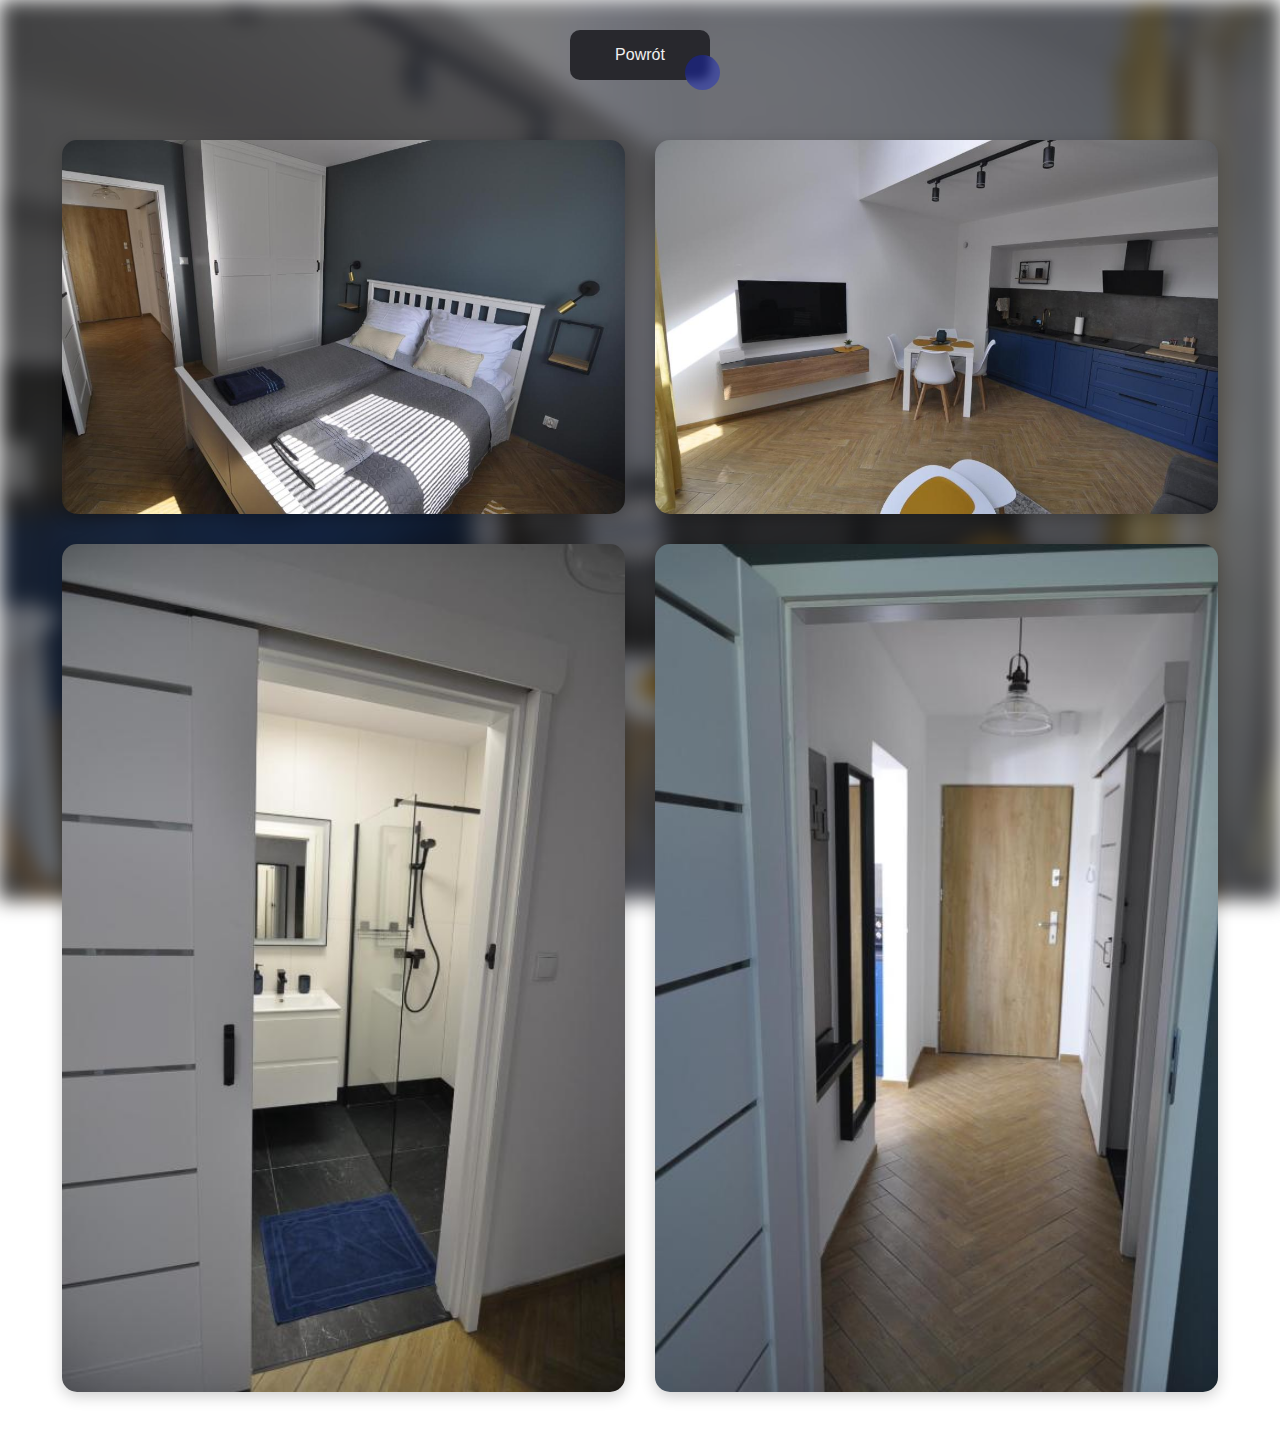
<file: galeriamorze/galerymorze.html>
<!DOCTYPE html>
<html lang="en">
<head>
  <meta charset="UTF-8" />
  <meta name="viewport" content="width=device-width, initial-scale=1.0"/>
  <title>Galeria morze</title>
  <link rel="icon" type="image/png" href="../zdjecia/logobolo.png">
  <link rel="stylesheet" href="galerymorze.css">
</head>
<body>

  <button class="back-button" onclick="window.history.back()">Powrót</button>

  <article class="grid-gallery">
    <img src="morze-zdjecia/1a1.jpg" alt="description of picture 1" />
    <img src="morze-zdjecia/7a1.jpg" alt="description of picture 2" />
    <img src="morze-zdjecia/2a1.jpg" alt="description of picture 3" />
    <img src="morze-zdjecia/8a1.jpg" alt="description of picture 8" />
  </article>

  <!-- Modal: powiększone zdjęcie z nawigacją -->
  <div class="modal" id="imageModal">
    <span class="modal-close" id="modalClose">&times;</span>

    <!-- Przycisk poprzednie -->
    <div class="modal-nav prev" id="prevBtn">&#10094;</div>

    <!-- Obraz powiększony -->
    <img class="modal-content" id="modalImage" alt="Powiększone zdjęcie" />

    <!-- Przycisk następne -->
    <div class="modal-nav next" id="nextBtn">&#10095;</div>
  </div>

  <script src="script.js"></script> 
</body>
</html>
</file>
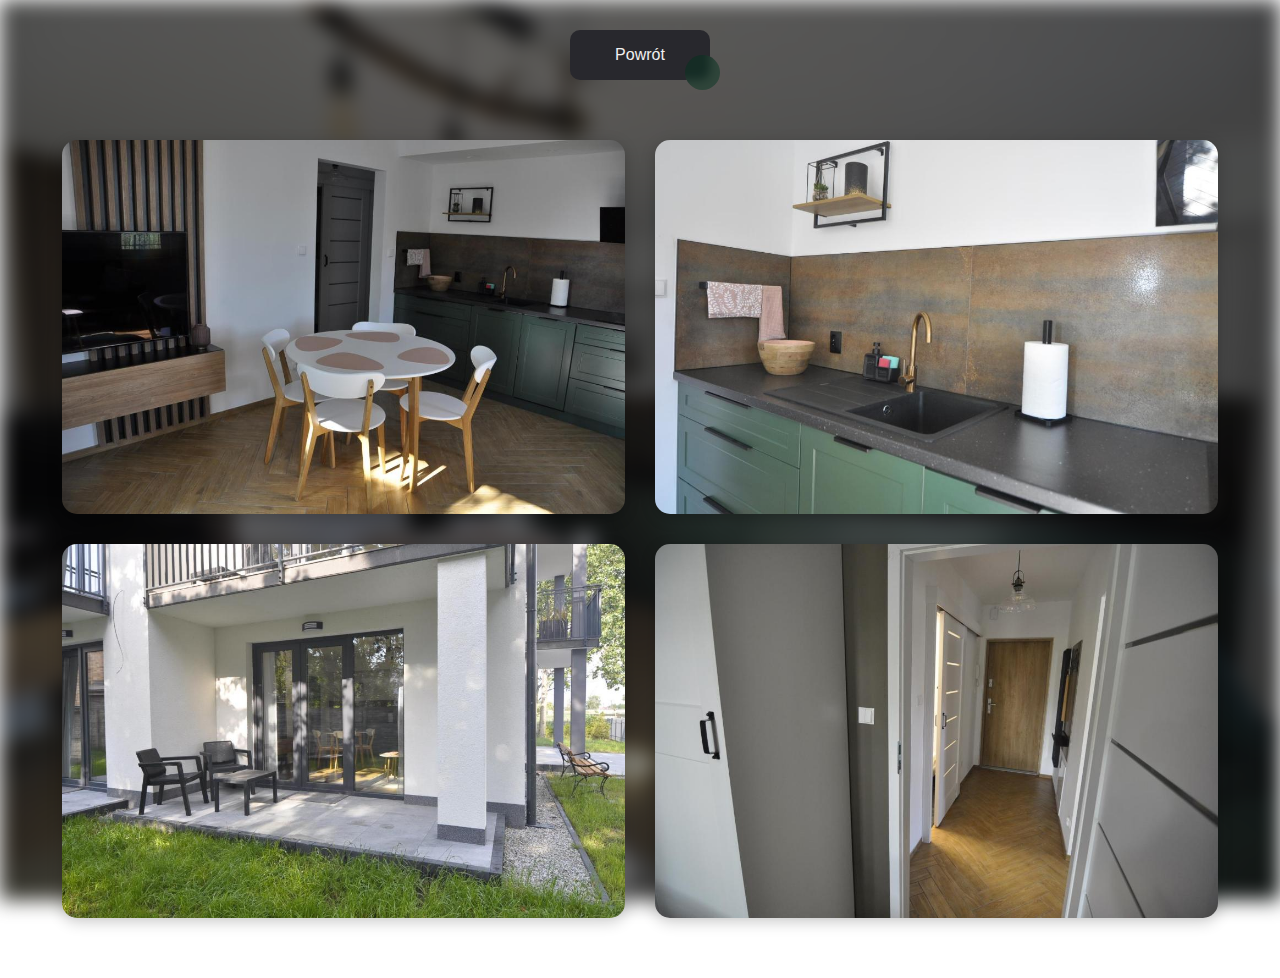
<file: galeriaplaza/galeryplaza.html>
<!DOCTYPE html>
<html lang="en">
<head>
  <meta charset="UTF-8" />
  <meta name="viewport" content="width=device-width, initial-scale=1.0"/>
  <title>Galeria plaza</title>
  <link rel="icon" type="image/png" href="../zdjecia/logobolo.png">
  <link rel="stylesheet" href="galeryplaza.css">
</head>
<body>

  <button class="back-button" onclick="window.history.back()">Powrót</button>

  <article class="grid-gallery">
    <img src="plaza-zdjecia/1a2.jpg" alt="description of picture 1" />
    <img src="plaza-zdjecia/2a2.jpg" alt="description of picture 2" />
    <img src="plaza-zdjecia/7a2.jpg" alt="description of picture 3" />
    <img src="plaza-zdjecia/8a2.jpg" alt="description of picture 8" />
  </article>

  <!-- Modal: powiększone zdjęcie z nawigacją -->
  <div class="modal" id="imageModal">
    <span class="modal-close" id="modalClose">&times;</span>

    <!-- Przycisk poprzednie -->
    <div class="modal-nav prev" id="prevBtn">&#10094;</div>

    <!-- Obraz powiększony -->
    <img class="modal-content" id="modalImage" alt="Powiększone zdjęcie" />

    <!-- Przycisk następne -->
    <div class="modal-nav next" id="nextBtn">&#10095;</div>
  </div>

  <script src="script.js"></script> 
</body>
</html>
</file>
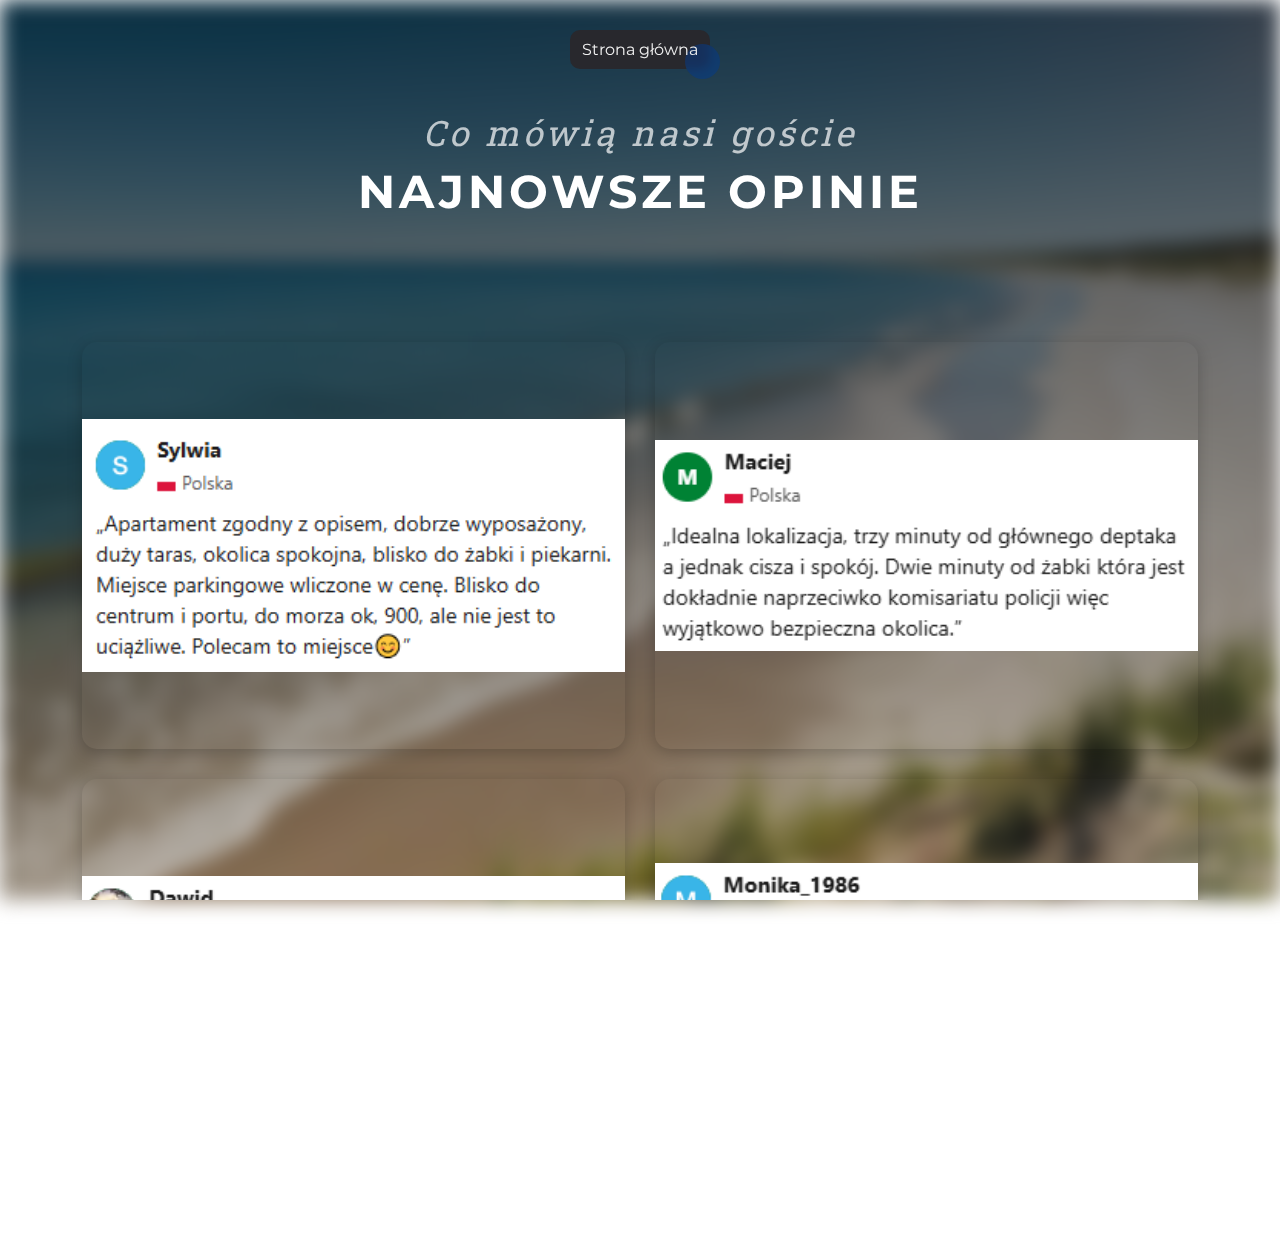
<file: opinie/opinie.html>
<!DOCTYPE html>
<html lang="en">
<head>
  <meta charset="UTF-8" />
  <meta name="viewport" content="width=device-width, initial-scale=1.0"/>
  <title>Opinie gości</title>
  <link rel="icon" type="image/png" href="../zdjecia/logobolo.png">
  <link rel="stylesheet" href="opinie.css">
  <link href="https://fonts.googleapis.com/css2?family=Montserrat:wght@300;400;500;600;700&family=Roboto+Slab:wght@300;400;500;600;700&display=swap" rel="stylesheet">
</head>
<body>

<button class="back-button" onclick="window.location.href='https://morzeiplaza.com'">Strona główna</button>

  <div class="info-container">
    <h3 class="header">Co mówią nasi goście</h3>
    <h2 class="text">Najnowsze opinie</h2>
  </div>

  <article class="reviews-grid">
    <img src="../zdjecia/opinie/opinia1.jpg" alt="Opinia 1" class="review-img" />
    <img src="../zdjecia/opinie/opinia2.jpg" alt="Opinia 2" class="review-img" />
    <img src="../zdjecia/opinie/opinia3.jpg" alt="Opinia 3" class="review-img" />
    <img src="../zdjecia/opinie/opinia4.jpg" alt="Opinia 4" class="review-img" />
  </article>

  <!-- Modal: powiększone zdjęcie z nawigacją -->
  <div class="modal" id="imageModal">
    <span class="modal-close" id="modalClose">&times;</span>

    <!-- Przycisk poprzednie -->
    <div class="modal-nav prev" id="prevBtn">&#10094;</div>

    <!-- Obraz powiększony -->
    <img class="modal-content" id="modalImage" alt="Powiększone zdjęcie" />

    <!-- Przycisk następne -->
    <div class="modal-nav next" id="nextBtn">&#10095;</div>
  </div>

  <script src="script.js"></script> 
</body>
</html>
</file>
<file: galeriamorze/galerymorze.css>
/* CSS Variables */
:root {
  --overlay-color: rgba(0, 0, 0, 0.5);
  --button-shadow: #1020d366;
  --modal-bg: rgba(0, 0, 0, 0.9);
  --white: #f0f0f0;
  --button-bg: #28282d;
  --transition-normal: all 0.3s ease;
  --transition-slow: all 0.4s ease;
}

/* Reset & Base Styles */
* {
  margin: 0;
  padding: 0;
  box-sizing: border-box;
}

html {
  height: 100%;
}

body {
  min-height: 100%;
  position: relative;
  display: flex;
  flex-direction: column;
  align-items: center;
  justify-content: flex-start;
  font-family: Arial, sans-serif;
  overflow-y: auto;
  overflow-x: hidden;
}

/* Background Overlay */
body::before {
  content: "";
  position: fixed;
  inset: 0;
  background: linear-gradient(var(--overlay-color), var(--overlay-color)), 
              url("morze-zdjecia/6a1.jpg") center/cover no-repeat;
  filter: blur(10px);
  z-index: -1;
}

/* Back Button Styles */
.back-button {
  all: unset;
  width: 100px;
  height: 30px;
  margin-top: 30px;
  font-size: 16px;
  position: relative;
  color: var(--white);
  cursor: pointer;
  z-index: 1;
  padding: 10px 20px;
  display: flex;
  align-items: center;
  justify-content: center;
  white-space: nowrap;
  user-select: none;
  touch-action: manipulation;
}

.back-button::before,
.back-button::after {
  content: '';
  position: absolute;
  bottom: 0;
  right: 0;
  z-index: -99999;
  transition: var(--transition-slow);
}

.back-button::before {
  transform: translate(0%, 0%);
  width: 100%;
  height: 100%;
  background: var(--button-bg);
  border-radius: 10px;
}

.back-button::after {
  transform: translate(10px, 10px);
  width: 35px;
  height: 35px;
  background: var(--button-shadow);
  backdrop-filter: blur(5px);
  border-radius: 50px;
}

.back-button:hover::before {
  transform: translate(5%, 20%);
  width: 110%;
  height: 110%;
}

.back-button:hover::after {
  border-radius: 10px;
  transform: translate(0, 0);
  width: 100%;
  height: 100%;
}

.back-button:active::after {
  transition: 0s;
  transform: translate(0, 5%);
}

/* Gallery Grid Layout */
.grid-gallery {
  display: grid;
  grid-template-columns: repeat(2, 1fr);
  gap: 30px;
  padding: 30px;
  width: min(95%, 1400px);
  margin: 30px auto;
  position: relative;
}

/* Gallery Image Styles */
.grid-gallery img {
  width: 100%;
  height: auto;
  border-radius: 15px;
  cursor: pointer;
  transition: var(--transition-slow);
  position: relative;
  box-shadow: 0 4px 15px rgba(0, 0, 0, 0.2);
  display: block;
}

.grid-gallery img::before {
  content: '';
  position: absolute;
  top: 0;
  left: 0;
  width: 100%;
  height: 100%;
  background: linear-gradient(to bottom, transparent 0%, rgba(0, 0, 0, 0.4) 100%);
  opacity: 0;
  transition: opacity 0.4s ease;
}

.grid-gallery img:hover {
  transform: translateY(-10px);
  box-shadow: 0 8px 25px rgba(0, 0, 0, 0.3);
}

.grid-gallery img:hover::before {
  opacity: 1;
}

/* Modal Styles */
.modal {
  display: none;
  position: fixed;
  z-index: 9999;
  inset: 0;
  background-color: var(--modal-bg);
  justify-content: center;
  align-items: center;
  transition: opacity 0.3s ease-in-out;
  opacity: 0;
}

.modal.open {
  display: flex;
  opacity: 1;
}

.modal-content {
  max-width: 90%;
  max-height: 90vh;
  border-radius: 8px;
  box-shadow: 0 0 30px rgba(0, 0, 0, 0.5);
  animation: scaleIn 0.3s ease forwards;
}

/* Modal Navigation */
.modal-close,
.modal-nav {
  color: #fff;
  cursor: pointer;
  transition: var(--transition-normal);
  display: flex;
  align-items: center;
  justify-content: center;
  background: rgba(255, 255, 255, 0.1);
  border-radius: 50%;
}

.modal-close {
  position: absolute;
  top: 20px;
  right: 30px;
  font-size: 2.5rem;
  font-weight: bold;
  width: 40px;
  height: 40px;
}

.modal-nav {
  font-size: 2.5rem;
  position: absolute;
  top: 50%;
  transform: translateY(-50%);
  width: 50px;
  height: 50px;
}

.modal-close:hover {
  background: rgba(255, 255, 255, 0.2);
  transform: rotate(90deg);
}

.modal-nav:hover {
  background: rgba(255, 255, 255, 0.2);
  transform: translateY(-50%) scale(1.1);
}

.modal-nav.prev { left: 20px; }
.modal-nav.next { right: 20px; }

@keyframes scaleIn {
  from { transform: scale(0.8); }
  to { transform: scale(1); }
}

/* Container Styles */
.gallery-container {
  width: 100%;
  max-width: 100vw;
  overflow-x: hidden;
  position: relative;
}

/* Responsive Design */
@media screen and (max-width: 768px) {
  .grid-gallery {
    gap: 20px;
    padding: 20px;
    margin: 20px auto;
  }
}

@media screen and (max-width: 480px) {
  .grid-gallery {
    grid-template-columns: 1fr;
    gap: 15px;
    padding: 15px;
    margin: 15px auto;
  }
}

@media screen and (max-height: 800px) {
  .grid-gallery {
    min-height: 450px;
    padding: 60px 30px;
  }
}

@media screen and (max-height: 600px) {
  .grid-gallery {
    min-height: 350px;
    padding: 40px 20px;
  }
}
</file>
<file: galeriaplaza/galeryplaza.css>
/* CSS Variables */
:root {
  --overlay-color: rgba(0, 0, 0, 0.5);
  --button-shadow: #01321d75;
  --modal-bg: rgba(0, 0, 0, 0.9);
  --white: #f0f0f0;
  --button-bg: #28282d;
  --transition-normal: all 0.3s ease;
  --transition-slow: all 0.4s ease;
}

/* Reset & Base Styles */
* {
  margin: 0;
  padding: 0;
  box-sizing: border-box;
}

html {
  height: 100%;
}

body {
  min-height: 100%;
  position: relative;
  display: flex;
  flex-direction: column;
  align-items: center;
  justify-content: flex-start;
  font-family: Arial, sans-serif;
  overflow-y: auto;
  overflow-x: hidden;
}

/* Background Overlay */
body::before {
  content: "";
  position: fixed;
  inset: 0;
  background: linear-gradient(var(--overlay-color), var(--overlay-color)), 
              url("plaza-zdjecia/3a2.jpg") center/cover no-repeat;
  filter: blur(10px);
  z-index: -1;
}

/* Back Button Styles */
.back-button {
  all: unset;
  width: 100px;
  height: 30px;
  margin-top: 30px;
  font-size: 16px;
  position: relative;
  color: var(--white);
  cursor: pointer;
  z-index: 1;
  padding: 10px 20px;
  display: flex;
  align-items: center;
  justify-content: center;
  white-space: nowrap;
  user-select: none;
  touch-action: manipulation;
}

.back-button::before,
.back-button::after {
  content: '';
  position: absolute;
  bottom: 0;
  right: 0;
  z-index: -99999;
  transition: var(--transition-slow);
}

.back-button::before {
  transform: translate(0%, 0%);
  width: 100%;
  height: 100%;
  background: var(--button-bg);
  border-radius: 10px;
}

.back-button::after {
  transform: translate(10px, 10px);
  width: 35px;
  height: 35px;
  background: var(--button-shadow);
  backdrop-filter: blur(5px);
  border-radius: 50px;
}

.back-button:hover::before {
  transform: translate(5%, 20%);
  width: 110%;
  height: 110%;
}

.back-button:hover::after {
  border-radius: 10px;
  transform: translate(0, 0);
  width: 100%;
  height: 100%;
}

.back-button:active::after {
  transition: 0s;
  transform: translate(0, 5%);
}

/* Gallery Grid Layout */
.grid-gallery {
  display: grid;
  grid-template-columns: repeat(2, 1fr);
  gap: 30px;
  padding: 30px;
  width: min(95%, 1400px);
  margin: 30px auto;
  position: relative;
}

/* Gallery Image Styles */
.grid-gallery img {
  width: 100%;
  height: auto;
  border-radius: 15px;
  cursor: pointer;
  transition: var(--transition-slow);
  position: relative;
  box-shadow: 0 4px 15px rgba(0, 0, 0, 0.2);
  display: block;
}

.grid-gallery img::before {
  content: '';
  position: absolute;
  top: 0;
  left: 0;
  width: 100%;
  height: 100%;
  background: linear-gradient(to bottom, transparent 0%, rgba(0, 0, 0, 0.4) 100%);
  opacity: 0;
  transition: opacity 0.4s ease;
}

.grid-gallery img:hover {
  transform: translateY(-10px);
  box-shadow: 0 8px 25px rgba(0, 0, 0, 0.3);
}

.grid-gallery img:hover::before {
  opacity: 1;
}

/* Modal Styles */
.modal {
  display: none;
  position: fixed;
  z-index: 9999;
  inset: 0;
  background-color: var(--modal-bg);
  justify-content: center;
  align-items: center;
  transition: opacity 0.3s ease-in-out;
  opacity: 0;
}

.modal.open {
  display: flex;
  opacity: 1;
}

.modal-content {
  max-width: 90%;
  max-height: 90vh;
  border-radius: 8px;
  box-shadow: 0 0 30px rgba(0, 0, 0, 0.5);
  animation: scaleIn 0.3s ease forwards;
}

/* Modal Navigation */
.modal-close,
.modal-nav {
  color: #fff;
  cursor: pointer;
  transition: var(--transition-normal);
  display: flex;
  align-items: center;
  justify-content: center;
  background: rgba(255, 255, 255, 0.1);
  border-radius: 50%;
}

.modal-close {
  position: absolute;
  top: 20px;
  right: 30px;
  font-size: 2.5rem;
  font-weight: bold;
  width: 40px;
  height: 40px;
}

.modal-nav {
  font-size: 2.5rem;
  position: absolute;
  top: 50%;
  transform: translateY(-50%);
  width: 50px;
  height: 50px;
}

.modal-close:hover {
  background: rgba(255, 255, 255, 0.2);
  transform: rotate(90deg);
}

.modal-nav:hover {
  background: rgba(255, 255, 255, 0.2);
  transform: translateY(-50%) scale(1.1);
}

.modal-nav.prev { left: 20px; }
.modal-nav.next { right: 20px; }

@keyframes scaleIn {
  from { transform: scale(0.8); }
  to { transform: scale(1); }
}

/* Container Styles */
.gallery-container {
  width: 100%;
  max-width: 100vw;
  overflow-x: hidden;
  position: relative;
}

/* Responsive Design */
@media screen and (max-width: 768px) {
  .grid-gallery {
    gap: 20px;
    padding: 20px;
    margin: 20px auto;
  }
}

@media screen and (max-width: 480px) {
  .grid-gallery {
    grid-template-columns: 1fr;
    gap: 15px;
    padding: 15px;
    margin: 15px auto;
  }
}

@media screen and (max-height: 800px) {
  .grid-gallery {
    min-height: 450px;
    padding: 60px 30px;
  }
}

@media screen and (max-height: 600px) {
  .grid-gallery {
    min-height: 350px;
    padding: 40px 20px;
  }
}
</file>
<file: opinie/opinie.css>
/* CSS Variables */
:root {
  --overlay-color: rgba(0, 0, 0, 0.5);
  --button-shadow: #003b9575;
  --modal-bg: rgba(0, 0, 0, 0.9);
  --white: #f0f0f0;
  --button-bg: #28282d;
  --transition-normal: all 0.3s ease;
  --transition-slow: all 0.4s ease;
}

/* Reset & Base Styles */
* {
  margin: 0;
  padding: 0;
  box-sizing: border-box;
}

html, body {
  width: 100%;
  height: 100%;
  overflow-y: auto;
  overflow-x: hidden;
}

body {
  position: relative;
  display: flex;
  flex-direction: column;
  align-items: center;
  justify-content: flex-start;
  min-height: 100vh;
  font-family: 'Montserrat', sans-serif;
}

/* Background Overlay */
body::before {
  content: "";
  position: fixed;
  inset: 0;
  background: linear-gradient(to bottom, rgba(17, 26, 37, 0.8), rgba(37, 36, 37, 0.2)),
              url("../zdjecia/glowna/glowna.png") center/cover no-repeat;
  filter: blur(10px);
}

/* Info Container Styles */
.info-container {
  color: #ffffff;
  position: relative;
  text-align: center;
  margin: 40px 0;
}

.info-container .header {
  font-family: 'Roboto Slab', sans-serif;
  font-size: 35px;
  font-weight: 400;
  font-style: italic;
  letter-spacing: 4px;
  color: rgba(255, 255, 255, 0.7);
  margin-bottom: 8px;
}

.info-container .text {
  font-family: 'Montserrat', sans-serif;
  font-size: 46px;
  font-weight: bold;
  text-transform: uppercase;
  letter-spacing: 4px;
  margin-bottom: 32px;
}

/* Back Button Styles */
.back-button {
  all: unset;
  width: 100px;
  height: 30px;
  margin-top: 30px;
  font-size: 16px;
  position: relative;
  color: var(--white);
  cursor: pointer;
  z-index: 1;
  padding: 10px 20px;
  display: flex;
  align-items: center;
  justify-content: center;
  white-space: nowrap;
  user-select: none;
  touch-action: manipulation;
}

.back-button::before,
.back-button::after {
  content: '';
  position: absolute;
  bottom: 0;
  right: 0;
  z-index: -99999;
  transition: var(--transition-slow);
}

.back-button::before {
  transform: translate(0%, 0%);
  width: 100%;
  height: 100%;
  background: var(--button-bg);
  border-radius: 10px;
}

.back-button::after {
  transform: translate(10px, 10px);
  width: 35px;
  height: 35px;
  background: var(--button-shadow);
  backdrop-filter: blur(5px);
  border-radius: 50px;
}

.back-button:hover::before {
  transform: translate(5%, 20%);
  width: 110%;
  height: 110%;
}

.back-button:hover::after {
  border-radius: 10px;
  transform: translate(0, 0);
  width: 100%;
  height: 100%;
}

.back-button:active::after {
  transition: 0s;
  transform: translate(0, 5%);
}

/* Reviews Grid Layout */
.reviews-grid {
  display: grid;
  grid-template-columns: repeat(2, 1fr);
  gap: 30px;
  padding: 50px;
  width: min(95%, 1400px);
  margin: 0 auto;
  position: relative;
}

/* Review Image Styles */
.review-img {
  width: 100%;
  height: auto;
  aspect-ratio: 4/3;
  object-fit: contain;
  border-radius: 15px;
  cursor: pointer;
  transition: var(--transition-slow);
  position: relative;
  overflow: hidden;
  box-shadow: 0 4px 15px rgba(0, 0, 0, 0.2);
  display: block;
}

.review-img::before {
  content: '';
  position: absolute;
  top: 0;
  left: 0;
  width: 100%;
  height: 100%;
  background: linear-gradient(to bottom, transparent 0%, rgba(0, 0, 0, 0.4) 100%);
  opacity: 0;
  transition: opacity 0.4s ease;
}

.review-img:hover {
  transform: translateY(-10px);
  box-shadow: 0 8px 25px rgba(0, 0, 0, 0.3);
}

.review-img:hover::before {
  opacity: 1;
}

/* Modal Styles */
.modal {
  display: none;
  position: fixed;
  z-index: 9999;
  inset: 0;
  background-color: var(--modal-bg);
  justify-content: center;
  align-items: center;
  transition: opacity 0.3s ease-in-out;
  opacity: 0;
}

.modal.open {
  display: flex;
  opacity: 1;
}

.modal-content {
  max-width: 90%;
  max-height: 90vh;
  border-radius: 8px;
  box-shadow: 0 0 30px rgba(0, 0, 0, 0.5);
  animation: scaleIn 0.3s ease forwards;
}

/* Modal Navigation */
.modal-close,
.modal-nav {
  color: #fff;
  cursor: pointer;
  transition: var(--transition-normal);
  display: flex;
  align-items: center;
  justify-content: center;
  background: rgba(255, 255, 255, 0.1);
  border-radius: 50%;
}

.modal-close {
  position: absolute;
  top: 20px;
  right: 30px;
  font-size: 2.5rem;
  font-weight: bold;
  width: 40px;
  height: 40px;
}

.modal-nav {
  font-size: 2.5rem;
  position: absolute;
  top: 50%;
  transform: translateY(-50%);
  width: 50px;
  height: 50px;
}

.modal-close:hover {
  background: rgba(255, 255, 255, 0.2);
  transform: rotate(90deg);
}

.modal-nav:hover {
  background: rgba(255, 255, 255, 0.2);
  transform: translateY(-50%) scale(1.1);
}

.modal-nav.prev { left: 20px; }
.modal-nav.next { right: 20px; }

@keyframes scaleIn {
  from { transform: scale(0.8); }
  to { transform: scale(1); }
}

/* Responsive Design */
@media screen and (max-width: 768px) {
  .reviews-grid {
    grid-template-columns: 1fr;
    gap: 30px;
    padding: 20px;
    margin-top: 20px;
    margin-bottom: 20px;
  }

  .review-img {
    width: 100%;
    max-width: 600px;
    margin: 0 auto;
  }

  .info-container {
    margin: 20px 0;
  }

  .info-container .header {
    font-size: 28px;
  }

  .info-container .text {
    font-size: 36px;
  }
}

@media screen and (max-width: 480px) {
  .reviews-grid {
    gap: 20px;
    padding: 15px;
  }

  .info-container .header {
    font-size: 24px;
  }

  .info-container .text {
    font-size: 30px;
  }
}

/* Remove height-based media queries as they cause overlapping */
@media screen and (max-height: 800px) {
  .reviews-grid {
    padding: 20px;
  }
}

@media screen and (max-height: 600px) {
  .reviews-grid {
    padding: 15px;
  }
}
</file>
